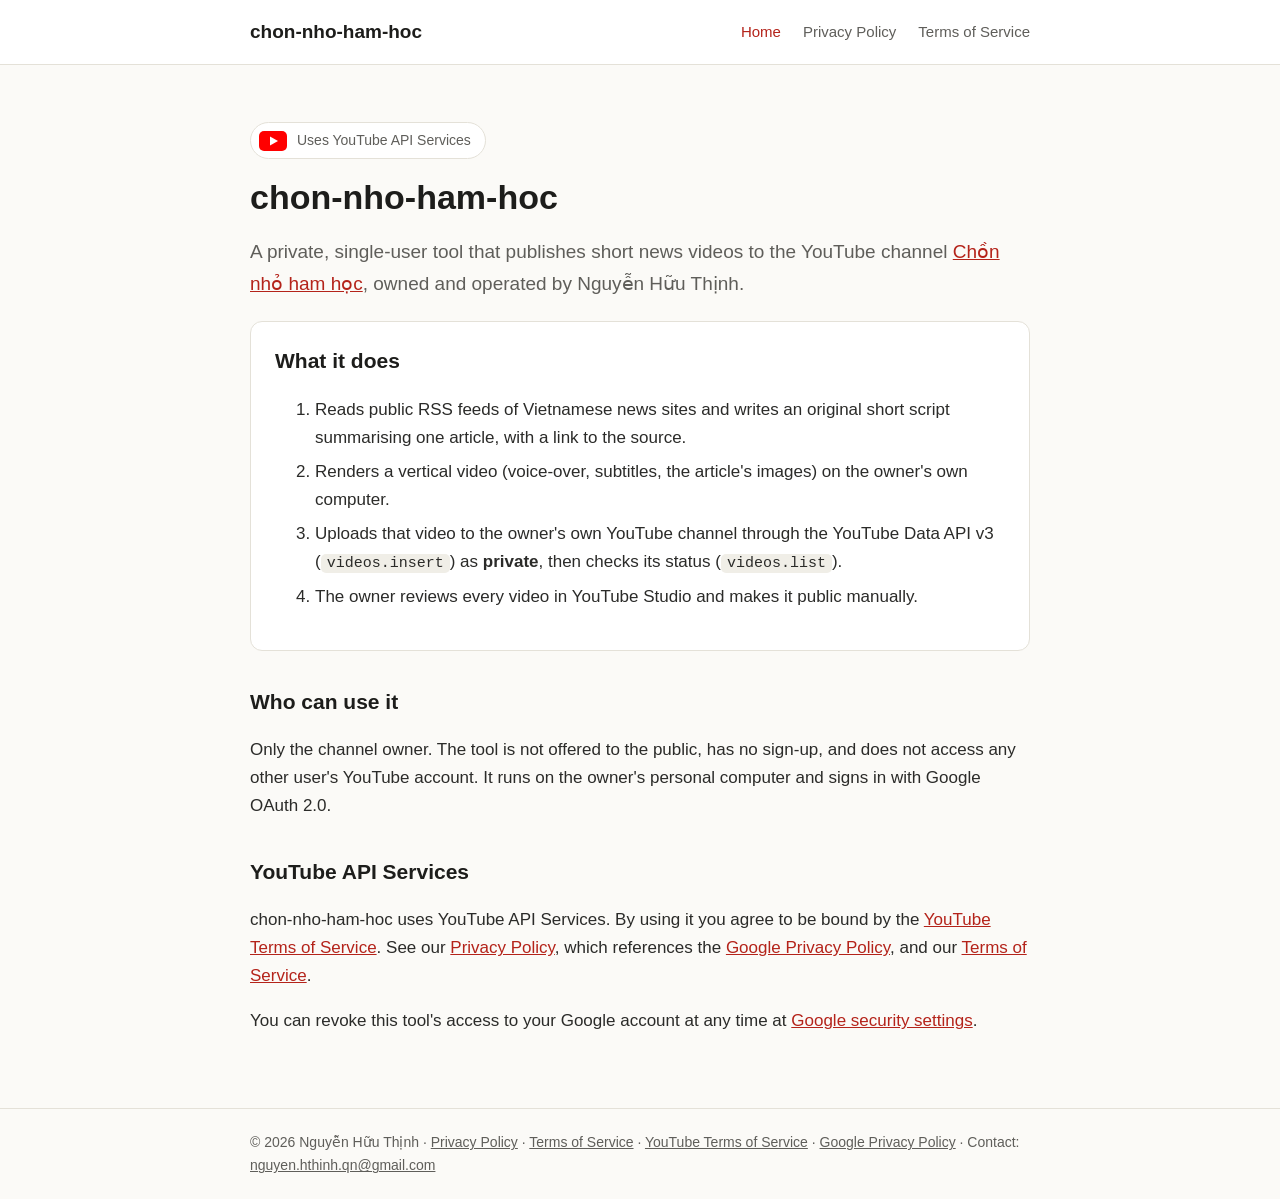
<file: index.html>
<!doctype html><html lang="en"><head><meta charset="utf-8"><meta name="google-site-verification" content="iYfjBP5fI6JHXpt7VbpGqp2E8KB4LrT_Z_xw_ygmPoU" /><meta name="viewport" content="width=device-width,initial-scale=1"><link rel="stylesheet" href="style.css"><title>chon-nho-ham-hoc</title></head><body>
<header><div class="wrap"><nav><a class="brand" href="index.html">chon-nho-ham-hoc</a><a href="index.html" class="on">Home</a><a href="privacy.html" class="NAV_PRIV">Privacy Policy</a><a href="terms.html" class="NAV_TERMS">Terms of Service</a></nav></div></header>
<main><div class="wrap">
<p><span class="yt"><svg width="28" height="20" viewBox="0 0 28 20" aria-hidden="true"><rect width="28" height="20" rx="5" fill="#FF0000"/><path d="M11 5.5v9l8-4.5z" fill="#fff"/></svg>Uses YouTube API Services</span></p>
<h1>chon-nho-ham-hoc</h1>
<p class="lead">A private, single-user tool that publishes short news videos to the YouTube channel
<a href="https://www.youtube.com/@Chonnhohamhoc">Chồn nhỏ ham học</a>, owned and operated by Nguyễn Hữu Thịnh.</p>
<div class="card">
<h2 style="margin-top:0">What it does</h2>
<ol class="steps">
<li>Reads public RSS feeds of Vietnamese news sites and writes an original short script summarising one article, with a link to the source.</li>
<li>Renders a vertical video (voice-over, subtitles, the article's images) on the owner's own computer.</li>
<li>Uploads that video to the owner's own YouTube channel through the YouTube Data API v3 (<code>videos.insert</code>) as <b>private</b>, then checks its status (<code>videos.list</code>).</li>
<li>The owner reviews every video in YouTube Studio and makes it public manually.</li>
</ol>
</div>
<h2>Who can use it</h2>
<p>Only the channel owner. The tool is not offered to the public, has no sign-up, and does not access any other
user's YouTube account. It runs on the owner's personal computer and signs in with Google OAuth 2.0.</p>
<h2>YouTube API Services</h2>
<p>chon-nho-ham-hoc uses YouTube API Services. By using it you agree to be bound by the
<a href="https://www.youtube.com/t/terms">YouTube Terms of Service</a>. See our <a href="privacy.html">Privacy Policy</a>,
which references the <a href="https://policies.google.com/privacy">Google Privacy Policy</a>, and our <a href="terms.html">Terms of Service</a>.</p>
<p>You can revoke this tool's access to your Google account at any time at
<a href="https://security.google.com/settings/security/permissions">Google security settings</a>.</p>
</div></main>
<footer><div class="wrap">© 2026 Nguyễn Hữu Thịnh · <a href="privacy.html">Privacy Policy</a> · <a href="terms.html">Terms of Service</a> · <a href="https://www.youtube.com/t/terms">YouTube Terms of Service</a> · <a href="https://policies.google.com/privacy">Google Privacy Policy</a> · Contact: <a href="mailto:nguyen.hthinh.qn@gmail.com">nguyen.hthinh.qn@gmail.com</a></div></footer></body></html>
</file>
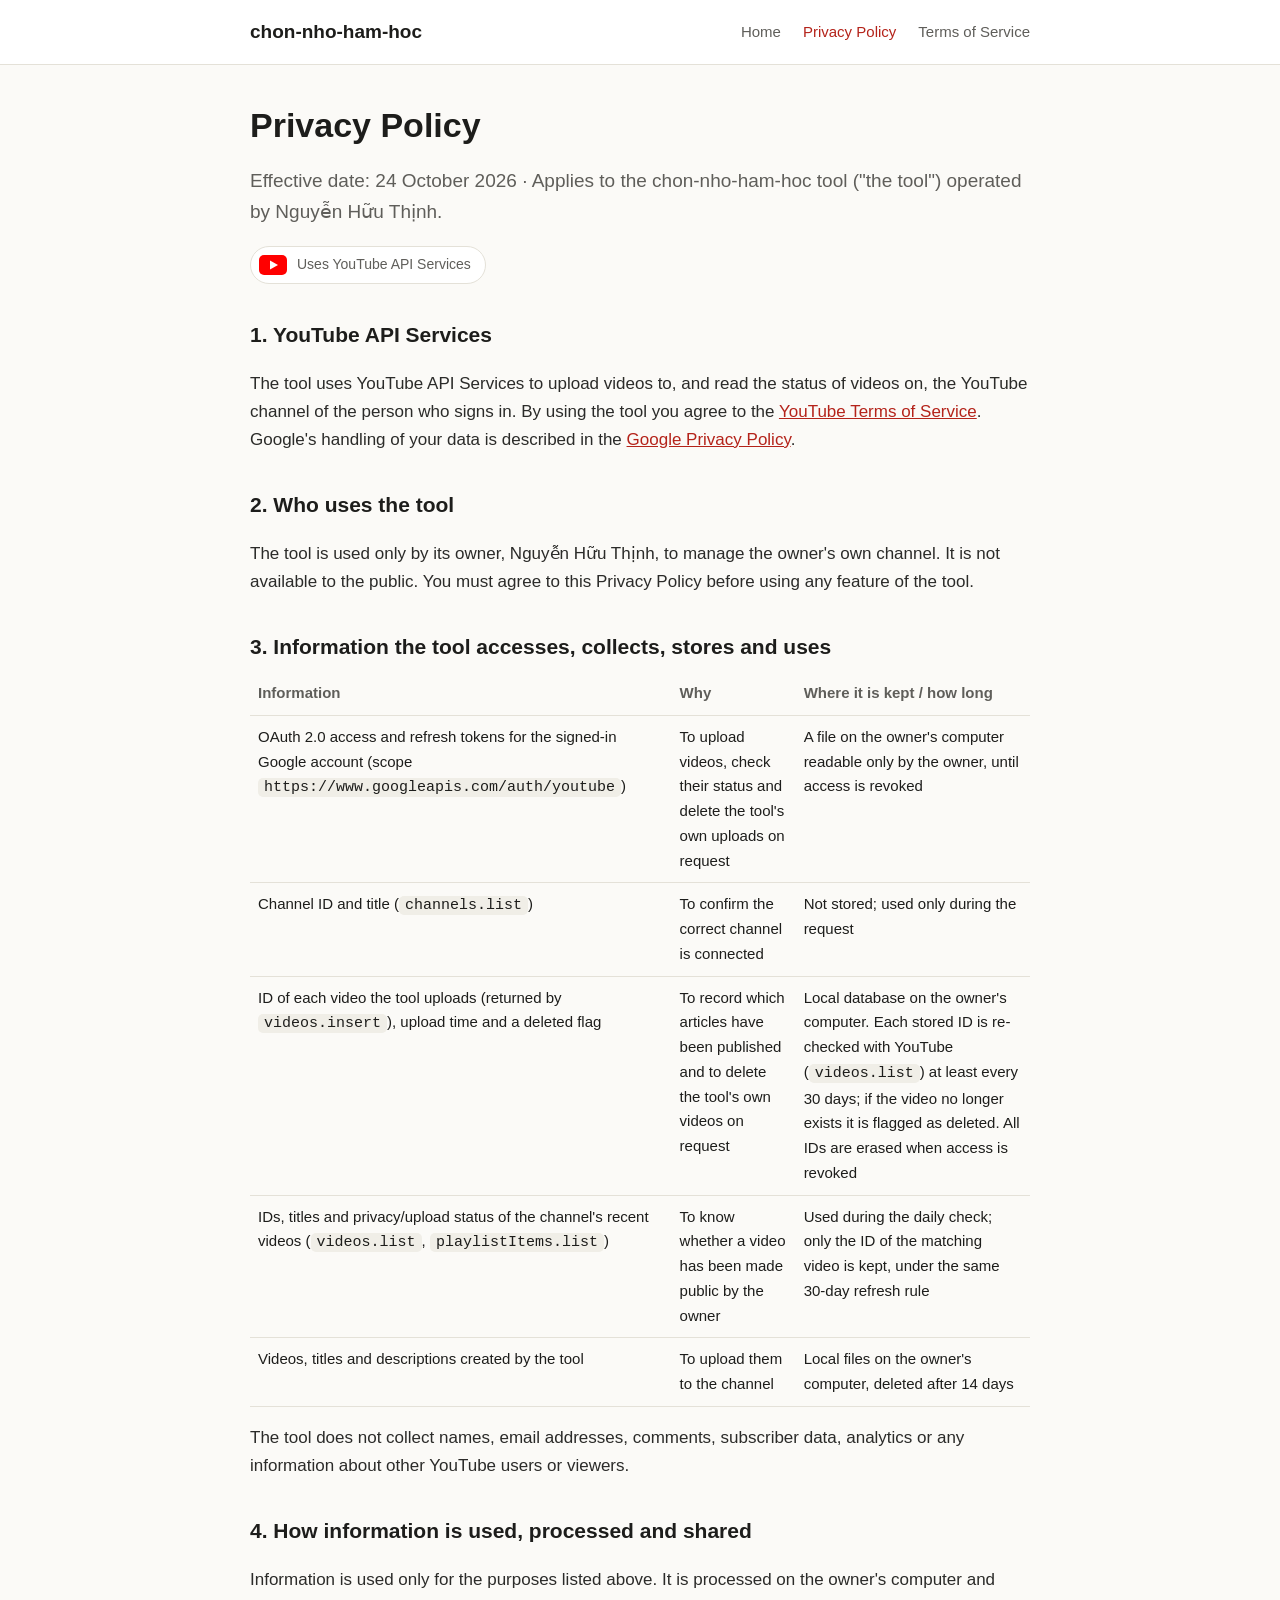
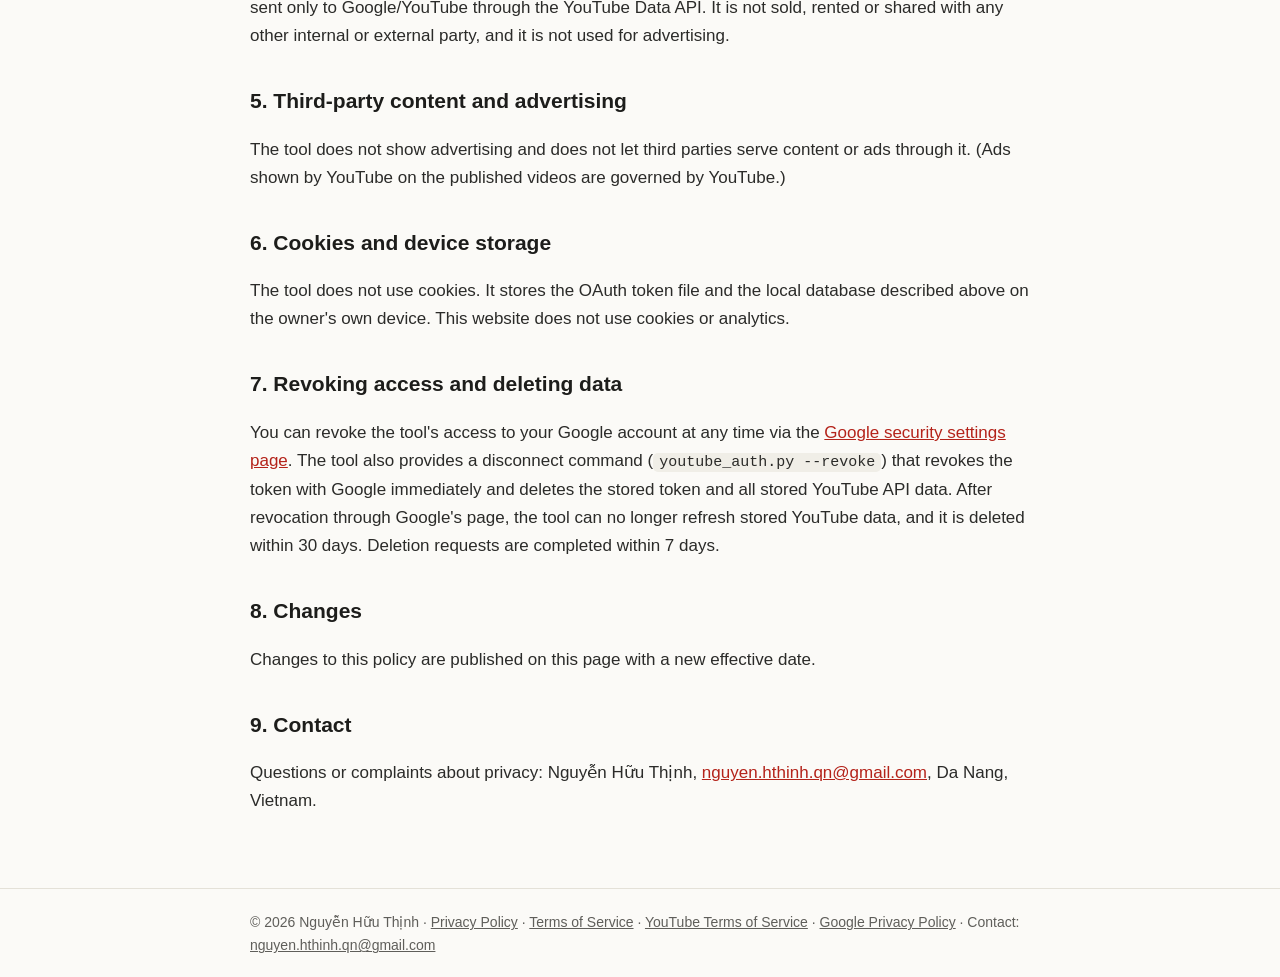
<file: privacy.html>
<!doctype html><html lang="en"><head><meta charset="utf-8"><meta name="viewport" content="width=device-width,initial-scale=1"><link rel="stylesheet" href="style.css"><title>Privacy Policy – chon-nho-ham-hoc</title></head><body>
<header><div class="wrap"><nav><a class="brand" href="index.html">chon-nho-ham-hoc</a><a href="index.html" class="NAV_HOME">Home</a><a href="privacy.html" class="on">Privacy Policy</a><a href="terms.html" class="NAV_TERMS">Terms of Service</a></nav></div></header>
<main><div class="wrap">
<h1>Privacy Policy</h1>
<p class="lead">Effective date: 24 October 2026 · Applies to the chon-nho-ham-hoc tool ("the tool") operated by Nguyễn Hữu Thịnh.</p>
<p><span class="yt"><svg width="28" height="20" viewBox="0 0 28 20" aria-hidden="true"><rect width="28" height="20" rx="5" fill="#FF0000"/><path d="M11 5.5v9l8-4.5z" fill="#fff"/></svg>Uses YouTube API Services</span></p>
<h2>1. YouTube API Services</h2>
<p>The tool uses YouTube API Services to upload videos to, and read the status of videos on, the YouTube channel of the person who signs in.
By using the tool you agree to the <a href="https://www.youtube.com/t/terms">YouTube Terms of Service</a>.
Google's handling of your data is described in the <a href="https://policies.google.com/privacy">Google Privacy Policy</a>.</p>
<h2>2. Who uses the tool</h2>
<p>The tool is used only by its owner, Nguyễn Hữu Thịnh, to manage the owner's own channel. It is not available to the public.
You must agree to this Privacy Policy before using any feature of the tool.</p>
<h2>3. Information the tool accesses, collects, stores and uses</h2>
<table>
<tr><th>Information</th><th>Why</th><th>Where it is kept / how long</th></tr>
<tr><td>OAuth 2.0 access and refresh tokens for the signed-in Google account (scope <code>https://www.googleapis.com/auth/youtube</code>)</td><td>To upload videos, check their status and delete the tool's own uploads on request</td><td>A file on the owner's computer readable only by the owner, until access is revoked</td></tr>
<tr><td>Channel ID and title (<code>channels.list</code>)</td><td>To confirm the correct channel is connected</td><td>Not stored; used only during the request</td></tr>
<tr><td>ID of each video the tool uploads (returned by <code>videos.insert</code>), upload time and a deleted flag</td><td>To record which articles have been published and to delete the tool's own videos on request</td><td>Local database on the owner's computer. Each stored ID is re-checked with YouTube (<code>videos.list</code>) at least every 30 days; if the video no longer exists it is flagged as deleted. All IDs are erased when access is revoked</td></tr>
<tr><td>IDs, titles and privacy/upload status of the channel's recent videos (<code>videos.list</code>, <code>playlistItems.list</code>)</td><td>To know whether a video has been made public by the owner</td><td>Used during the daily check; only the ID of the matching video is kept, under the same 30-day refresh rule</td></tr>
<tr><td>Videos, titles and descriptions created by the tool</td><td>To upload them to the channel</td><td>Local files on the owner's computer, deleted after 14 days</td></tr>
</table>
<p>The tool does not collect names, email addresses, comments, subscriber data, analytics or any information about other YouTube users or viewers.</p>
<h2>4. How information is used, processed and shared</h2>
<p>Information is used only for the purposes listed above. It is processed on the owner's computer and sent only to Google/YouTube through the YouTube Data API.
It is not sold, rented or shared with any other internal or external party, and it is not used for advertising.</p>
<h2>5. Third-party content and advertising</h2>
<p>The tool does not show advertising and does not let third parties serve content or ads through it. (Ads shown by YouTube on the published videos are governed by YouTube.)</p>
<h2>6. Cookies and device storage</h2>
<p>The tool does not use cookies. It stores the OAuth token file and the local database described above on the owner's own device. This website does not use cookies or analytics.</p>
<h2>7. Revoking access and deleting data</h2>
<p>You can revoke the tool's access to your Google account at any time via the
<a href="https://security.google.com/settings/security/permissions">Google security settings page</a>.
The tool also provides a disconnect command (<code>youtube_auth.py --revoke</code>) that revokes the token with Google immediately and deletes the stored token and all stored YouTube API data.
After revocation through Google's page, the tool can no longer refresh stored YouTube data, and it is deleted within 30 days. Deletion requests are completed within 7 days.</p>
<h2>8. Changes</h2>
<p>Changes to this policy are published on this page with a new effective date.</p>
<h2>9. Contact</h2>
<p>Questions or complaints about privacy: Nguyễn Hữu Thịnh, <a href="mailto:nguyen.hthinh.qn@gmail.com">nguyen.hthinh.qn@gmail.com</a>, Da Nang, Vietnam.</p>
</div></main>
<footer><div class="wrap">© 2026 Nguyễn Hữu Thịnh · <a href="privacy.html">Privacy Policy</a> · <a href="terms.html">Terms of Service</a> · <a href="https://www.youtube.com/t/terms">YouTube Terms of Service</a> · <a href="https://policies.google.com/privacy">Google Privacy Policy</a> · Contact: <a href="mailto:nguyen.hthinh.qn@gmail.com">nguyen.hthinh.qn@gmail.com</a></div></footer></body></html>
</file>
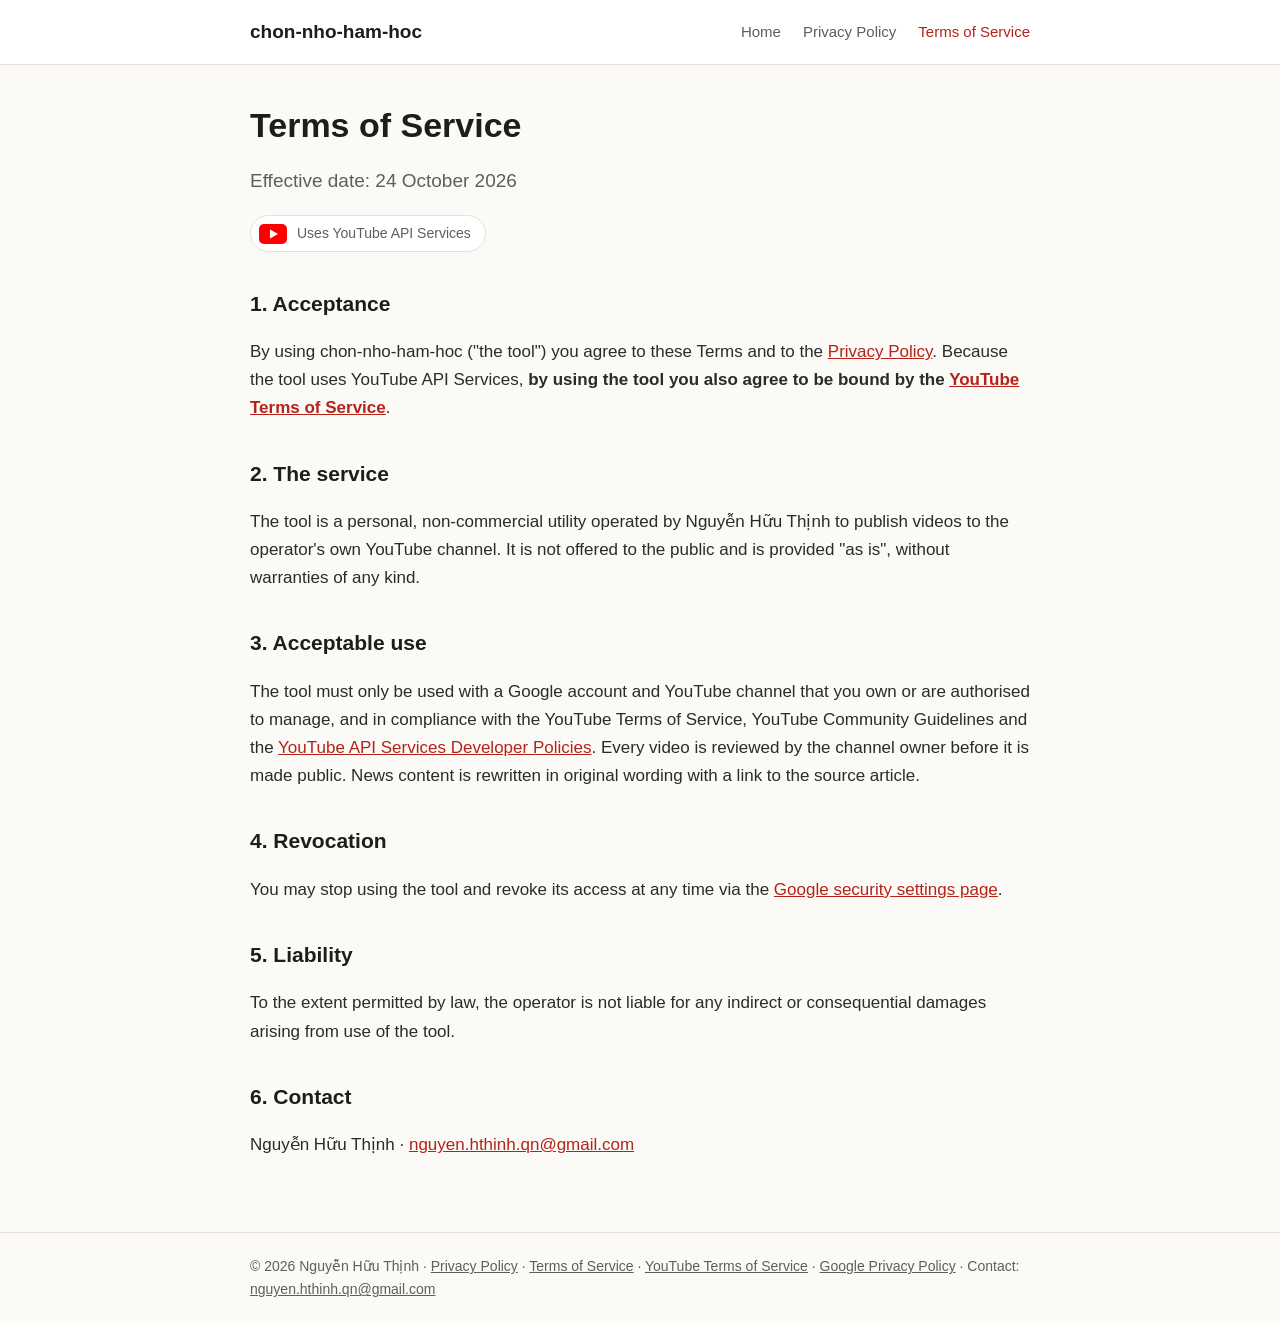
<file: terms.html>
<!doctype html><html lang="en"><head><meta charset="utf-8"><meta name="viewport" content="width=device-width,initial-scale=1"><link rel="stylesheet" href="style.css"><title>Terms of Service – chon-nho-ham-hoc</title></head><body>
<header><div class="wrap"><nav><a class="brand" href="index.html">chon-nho-ham-hoc</a><a href="index.html" class="NAV_HOME">Home</a><a href="privacy.html" class="NAV_PRIV">Privacy Policy</a><a href="terms.html" class="on">Terms of Service</a></nav></div></header>
<main><div class="wrap">
<h1>Terms of Service</h1>
<p class="lead">Effective date: 24 October 2026</p>
<p><span class="yt"><svg width="28" height="20" viewBox="0 0 28 20" aria-hidden="true"><rect width="28" height="20" rx="5" fill="#FF0000"/><path d="M11 5.5v9l8-4.5z" fill="#fff"/></svg>Uses YouTube API Services</span></p>
<h2>1. Acceptance</h2>
<p>By using chon-nho-ham-hoc ("the tool") you agree to these Terms and to the <a href="privacy.html">Privacy Policy</a>.
Because the tool uses YouTube API Services, <b>by using the tool you also agree to be bound by the
<a href="https://www.youtube.com/t/terms">YouTube Terms of Service</a></b>.</p>
<h2>2. The service</h2>
<p>The tool is a personal, non-commercial utility operated by Nguyễn Hữu Thịnh to publish videos to the operator's own YouTube channel.
It is not offered to the public and is provided "as is", without warranties of any kind.</p>
<h2>3. Acceptable use</h2>
<p>The tool must only be used with a Google account and YouTube channel that you own or are authorised to manage, and in compliance with the
YouTube Terms of Service, YouTube Community Guidelines and the <a href="https://developers.google.com/youtube/terms/developer-policies">YouTube API Services Developer Policies</a>.
Every video is reviewed by the channel owner before it is made public. News content is rewritten in original wording with a link to the source article.</p>
<h2>4. Revocation</h2>
<p>You may stop using the tool and revoke its access at any time via the
<a href="https://security.google.com/settings/security/permissions">Google security settings page</a>.</p>
<h2>5. Liability</h2>
<p>To the extent permitted by law, the operator is not liable for any indirect or consequential damages arising from use of the tool.</p>
<h2>6. Contact</h2>
<p>Nguyễn Hữu Thịnh · <a href="mailto:nguyen.hthinh.qn@gmail.com">nguyen.hthinh.qn@gmail.com</a></p>
</div></main>
<footer><div class="wrap">© 2026 Nguyễn Hữu Thịnh · <a href="privacy.html">Privacy Policy</a> · <a href="terms.html">Terms of Service</a> · <a href="https://www.youtube.com/t/terms">YouTube Terms of Service</a> · <a href="https://policies.google.com/privacy">Google Privacy Policy</a> · Contact: <a href="mailto:nguyen.hthinh.qn@gmail.com">nguyen.hthinh.qn@gmail.com</a></div></footer></body></html>
</file>
<file: style.css>
:root{--bg:#fbfaf7;--fg:#1d1d1b;--muted:#5f5e5a;--line:#e4e1d8;--accent:#b4231a;--card:#ffffff}
*{box-sizing:border-box}html,body{margin:0}
body{background:var(--bg);color:var(--fg);font:17px/1.65 -apple-system,"Segoe UI",Roboto,"Helvetica Neue",Arial,sans-serif}
header{border-bottom:1px solid var(--line);background:var(--card)}
.wrap{max-width:820px;margin:0 auto;padding:0 20px}
nav{display:flex;align-items:center;gap:6px 22px;min-height:64px;padding:12px 0;flex-wrap:wrap}
nav .brand{font-weight:700;font-size:19px;margin-right:auto;color:var(--fg);text-decoration:none}
nav a{color:var(--muted);text-decoration:none;font-size:15px}nav a:hover,nav a.on{color:var(--accent)}
main{padding:40px 0 56px}h1{font-size:34px;line-height:1.2;margin:0 0 12px}
h2{font-size:21px;margin:34px 0 8px}p,li{color:#2b2b29}.lead{font-size:19px;color:var(--muted)}
.card{background:var(--card);border:1px solid var(--line);border-radius:12px;padding:22px 24px;margin:22px 0}
.yt{display:inline-flex;align-items:center;gap:10px;border:1px solid var(--line);border-radius:999px;padding:6px 14px 6px 8px;background:var(--card);font-size:14px;color:var(--muted)}
.yt svg{flex:none}code{background:#f0eee7;padding:1px 6px;border-radius:5px;font-size:15px}
ol.steps li{margin:6px 0}footer{border-top:1px solid var(--line);padding:22px 0;color:var(--muted);font-size:14px}
footer a{color:var(--muted)}a{color:var(--accent)}table{border-collapse:collapse;width:100%;font-size:15px}
td,th{border-bottom:1px solid var(--line);padding:9px 8px;text-align:left;vertical-align:top}th{color:var(--muted);font-weight:600}
</file>
